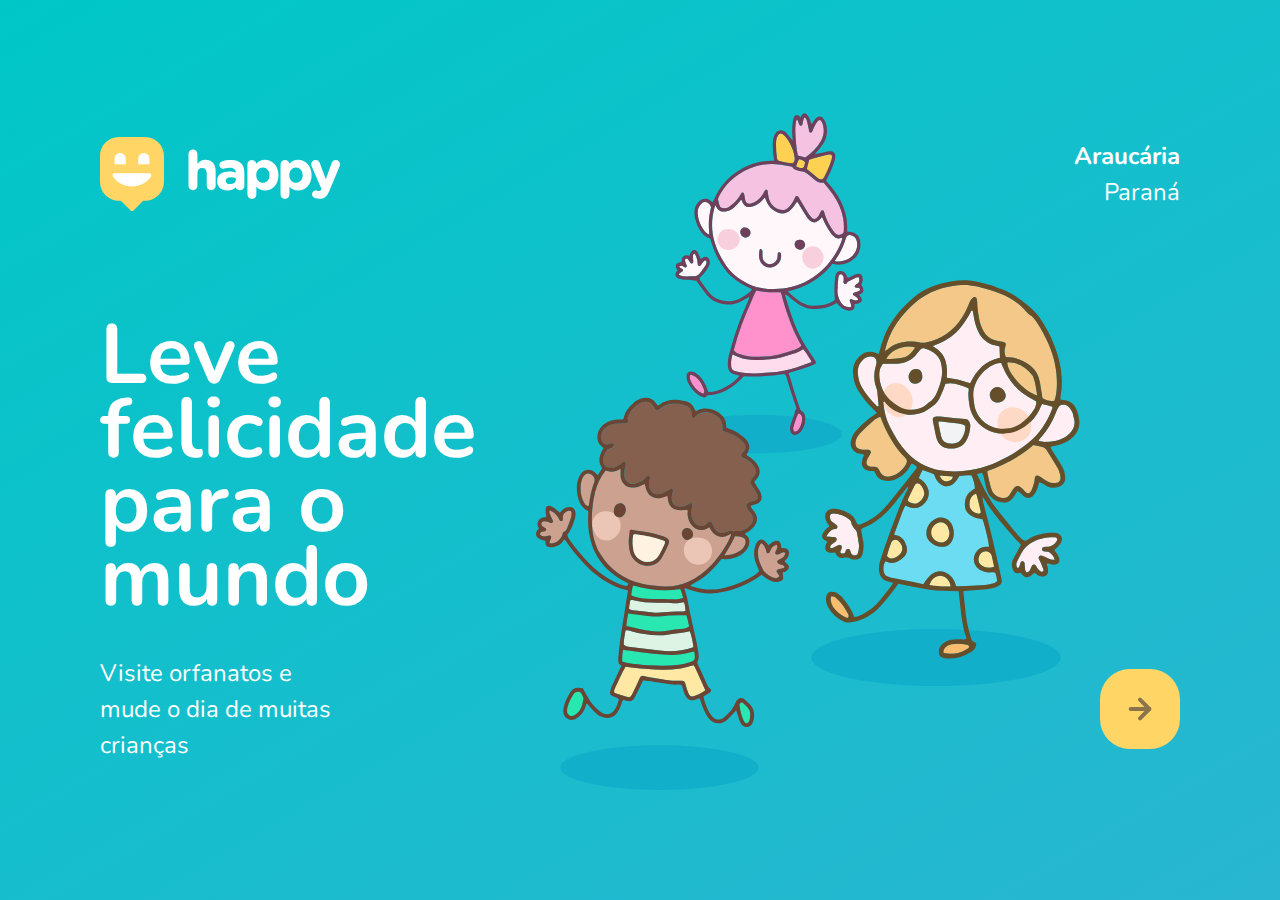
<file: index.html>
<!DOCTYPE html>
<html lang="pt_BR">
  <head>
    <meta charset="UTF-8" />
    <meta name="viewport" content="width=device-width, initial-scale=1.0" />
    <title>Happy</title>
    <link rel="=icon" href="./public/images/logo-icon.png" />
    <link rel="stylesheet" href="./public/css/main.css" />
    <link rel="stylesheet" href="./public/css/animations.css" />
    <link rel="stylesheet" href="./public/css/pagin-landing.css" />
    <link href="https://fonts.googleapis.com/css2?family=Nunito:wght@400;600;800&display=swap" rel="stylesheet">
  </head>
  <body id="body">
    <div id="page-landing">
      <div id="container">
        <header>
          <img id="logo" class="animate-up" src="./public/images/logo.svg" alt="Logo" />

          <div class="location animate-up">
            <strong>Araucária</strong>
            <p>Paraná</p>
          </div>
        </header>
        <main>
          <h1 class="animate-up">Leve felicidade para o mundo</h1>

          <section class="visit">
            <p class="animate-up">Visite orfanatos e mude o dia de muitas crianças</p>

            <a href="#" title="Visite orfanatos" class="animate-up">
              <img src="./public/images/arrow.svg" alt="Ir para o mapa" />
            </a>
          </section>
        </main>
      </div>
    </div>
  </body>
</html>
</file>
<file: public/css/main.css>
*{
    margin: 0;
    padding: 0;
    box-sizing: border-box;
}

body{
    height: 100vh;
    color: white;
   
}

:root{
    font-size: 62.5%;
}

body, input, button, textarea{
    font: 400 1.8rem/1 'Nunito', sans-serif;
}
</file>
<file: public/css/animations.css>
@keyframes up {
    from{
        opacity: 0;
        transform: translateY(16px);
    }
    to{
        opacity: 1;
        transform: translateY(0);
    }
}

@keyframes right {
    from{
        transform: translateX(-100%);
    }
    to{
        transform: translateX(0);
    }
}

.animate-up{
    animation-name: up;
    animation-duration: 300ms;
    animation-fill-mode: backwards;    
}

.animate-right {
    animation-name: right;
    animation-duration: 300ms;
}
</file>
<file: public/css/pagin-landing.css>
#page-landing {
  background-image: linear-gradient(329.54deg, #29b6d1 0%, #00c7c7 100%);

  text-align: center;
  min-height: 100vh;

  display: flex;
}

.location,
h1,
.visit p {
  height: 16vh;
}

#container {
  margin: auto;
  width: min(90%, 112rem);
}

.visit a {
  width: 8rem;
  height: 8rem;
  background: #ffd666;

  border: none;
  border-radius: 3rem;

  display: flex;
  align-items: center;
  justify-content: center;

  margin: auto;

  transition: background 200ms;
  animation-delay: 250ms;
}

.visit a:hover {
  background: #96feff;
}

#logo {
  animation-delay: 50ms;
}

#location {
  animation-delay: 100ms;
}

main h1 {
  animation-delay: 150ms;
  font-size: clamp(4rem, 8vw, 8.4rem);
}

.visit p {
  animation-delay: 200ms;
}

@media (min-width: 760px) {
  #container {
    padding: 5rem 2rem;
    background: url(../images/bg.svg) no-repeat 80% / clamp(30rem, 54vw, 56rem);
  }

  header {
    display: flex;
    align-items: center;
    justify-content: space-between;
  }
  .location,
  h1,
  .visit p {
    height: initial;
    text-align: initial;
  }

  .location {
    text-align: right;
    font-size: 2.4rem;
    line-height: 1.5;
  }

  main h1 {
    font-weight: bold;
    line-height: 0.88;

    margin: clamp(10%, 9vh, 12%) 0 4rem;
    width: min(300px, 80%);
  }
  .visit {
    display: flex;
    align-items: center;
    justify-content: space-between;
  }

  .visit p {
    font-size: 2.4rem;
    line-height: 1.5;
    width: clamp(20rem, 20vw, 30rem);
  }

  .visit a {
    margin: initial;
  }
}
</file>
